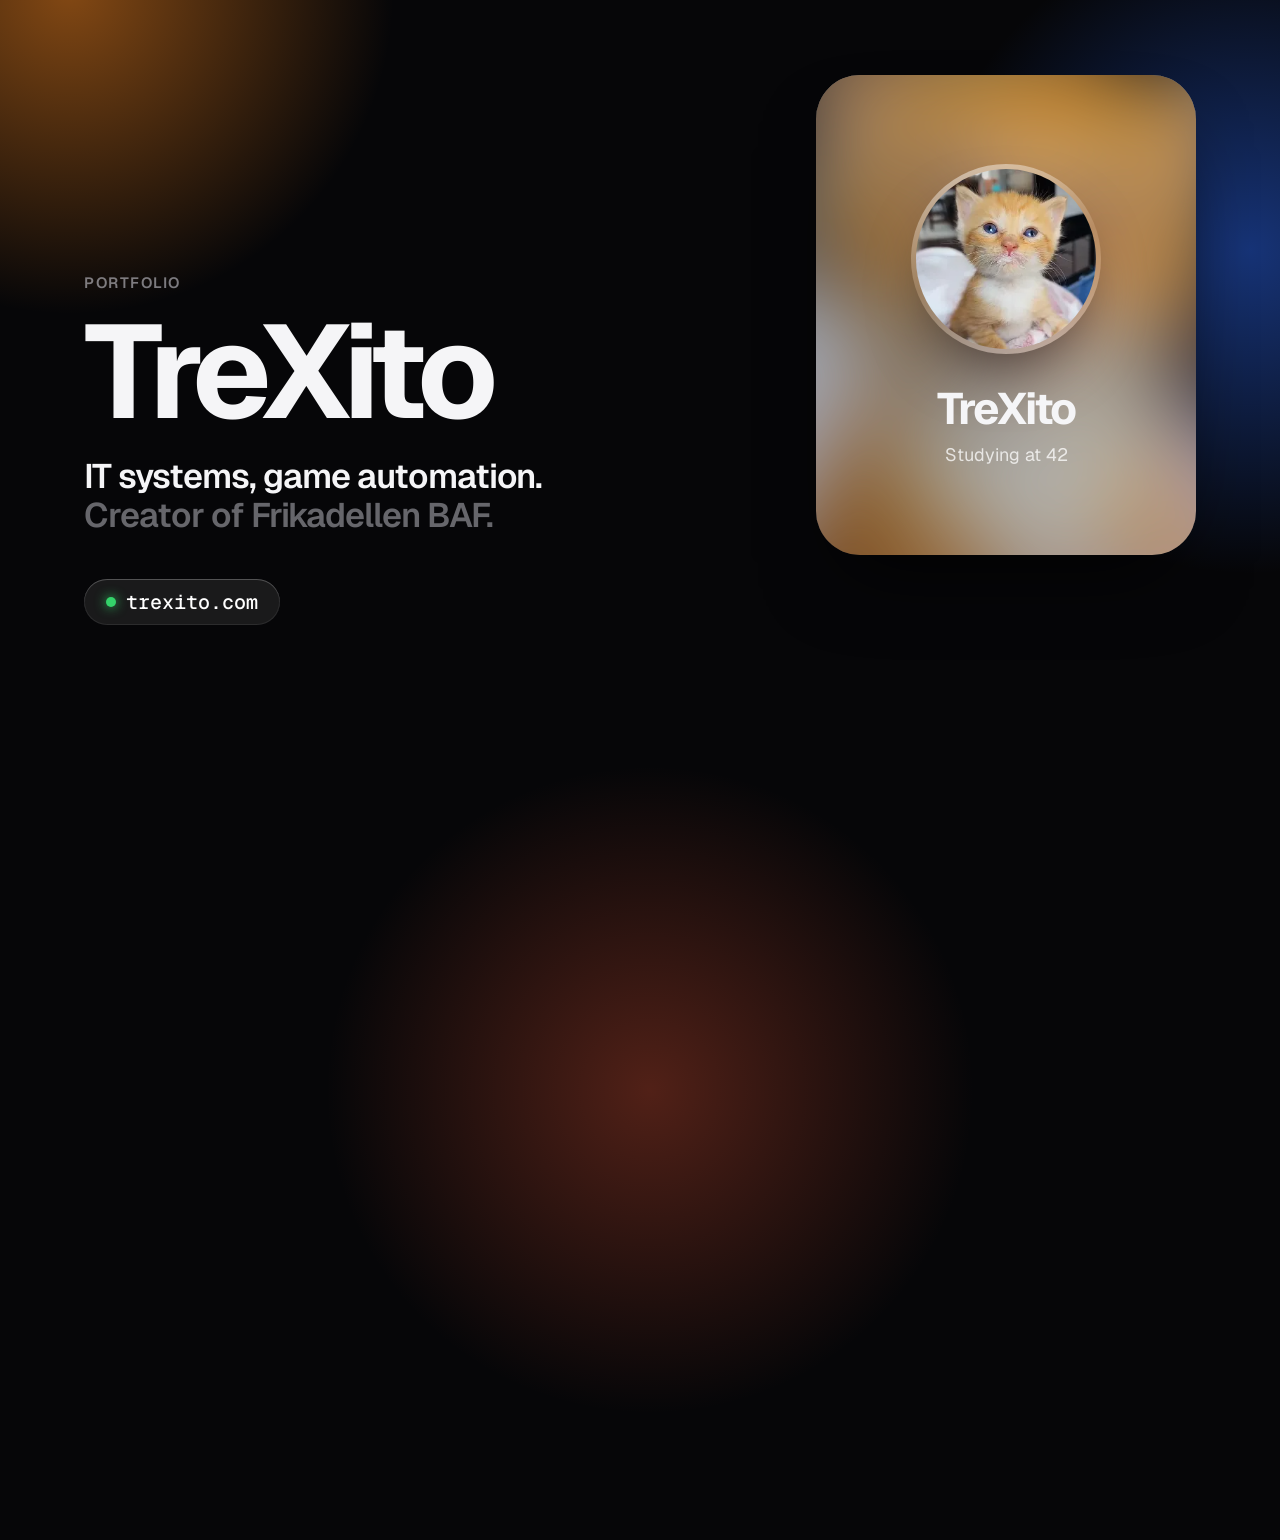
<file: tools/og.html>
<!DOCTYPE html>
<!-- Source for og.png (1200x630). Render: open at 1200x630 and screenshot, see README. -->
<html><head><meta charset="utf-8">
<link href="https://fonts.googleapis.com/css2?family=Geist:wght@400..800&family=Geist+Mono:wght@500&display=swap" rel="stylesheet">
<style>
*{margin:0;padding:0;box-sizing:border-box}
html,body{width:1200px;height:630px;overflow:hidden;background:#060608;font-family:Geist,sans-serif;color:#f5f5f7;-webkit-font-smoothing:antialiased}
.a{position:absolute;border-radius:50%;width:900px;height:900px}
.a1{left:-380px;top:-460px;background:radial-gradient(closest-side,rgba(255,138,31,.5),transparent 72%)}
.a2{right:-420px;top:-200px;background:radial-gradient(closest-side,rgba(43,107,255,.45),transparent 72%)}
.a3{left:200px;bottom:-640px;background:radial-gradient(closest-side,rgba(255,94,58,.3),transparent 72%)}
.copy{position:absolute;left:84px;top:0;bottom:0;display:flex;flex-direction:column;justify-content:center;width:560px}
.eb{font:600 15px/1 Geist;letter-spacing:.1em;text-transform:uppercase;color:rgba(235,235,245,.5);margin-bottom:22px}
h1{font-size:132px;font-weight:700;letter-spacing:-.06em;line-height:.9}
.sub{margin-top:26px;font-size:34px;font-weight:600;letter-spacing:-.03em;line-height:1.15}
.sub span{color:rgba(235,235,245,.42)}
.url{margin-top:44px;display:inline-flex;align-self:flex-start;align-items:center;gap:10px;padding:13px 22px;border-radius:999px;font:500 20px/1 'Geist Mono';color:#fff;background:rgba(255,255,255,.08);box-shadow:inset 0 1px 0 rgba(255,255,255,.18),inset 0 0 0 1px rgba(255,255,255,.08)}
.url i{width:10px;height:10px;border-radius:50%;background:#34d36a;box-shadow:0 0 12px #34d36a}
.card{position:absolute;right:84px;top:75px;width:380px;height:480px;border-radius:44px;overflow:hidden;isolation:isolate;display:flex;flex-direction:column;align-items:center;justify-content:center;
 box-shadow:inset 0 1px 0 rgba(255,255,255,.3),inset 0 0 0 1px rgba(255,255,255,.1),0 40px 80px -30px rgba(0,0,0,.8)}
.card .bg{position:absolute;inset:-25%;z-index:-1;background:url(../cat-avatar.png) center/cover;filter:blur(44px) saturate(1.9) brightness(.8)}
.card .av{width:190px;height:190px;border-radius:50%;padding:5px;background:linear-gradient(160deg,rgba(255,255,255,.55),rgba(255,255,255,.08) 50%,rgba(255,255,255,.25));box-shadow:0 30px 60px -20px rgba(0,0,0,.6)}
.card .av img{width:100%;height:100%;border-radius:50%;object-fit:cover}
.card b{margin-top:26px;font-size:44px;letter-spacing:-.05em}
.card small{margin-top:6px;font-size:18px;color:rgba(255,255,255,.75)}
</style></head><body>
<div class="a a1"></div><div class="a a2"></div><div class="a a3"></div>
<div class="copy">
  <div class="eb">Portfolio</div>
  <h1>TreXito</h1>
  <div class="sub">IT systems, game automation.<br><span>Creator of Frikadellen BAF.</span></div>
  <div class="url"><i></i>trexito.com</div>
</div>
<div class="card"><div class="bg"></div><div class="av"><img src="../cat-avatar.png" alt=""></div><b>TreXito</b><small>Studying at 42</small></div>
</body></html>
</file>
